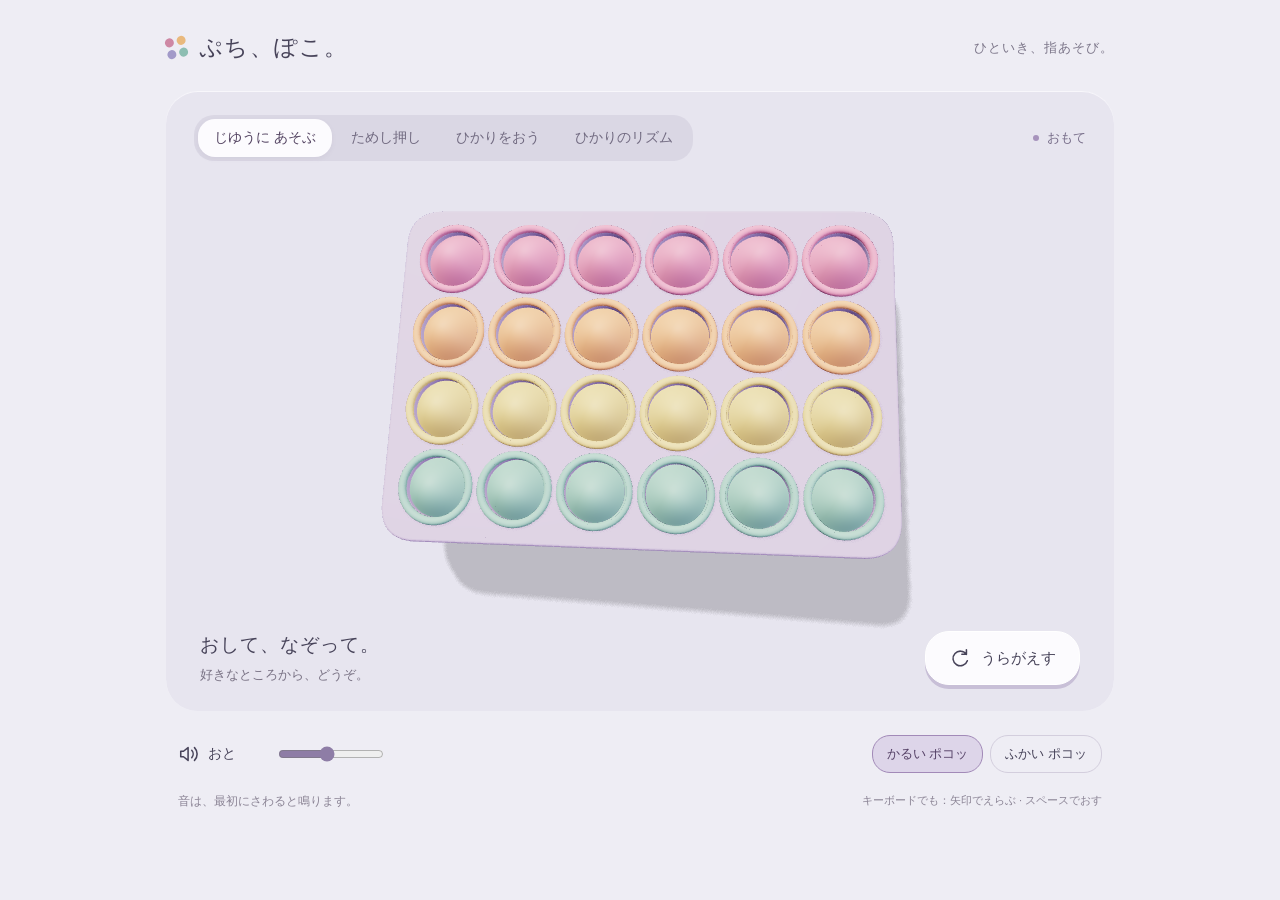
<file: index.html>
<!doctype html>
<html lang="ja">
<head>
  <meta charset="UTF-8">
  <meta name="viewport" content="width=device-width, initial-scale=1">
  <meta name="theme-color" content="#eeedf4">
  <meta name="description" content="押して、なぞって、裏返して。音と立体感を楽しむプッシュポップ。">
  <title>ぷち、ぽこ。 — プッシュポップ</title>
  <link rel="icon" type="image/svg+xml" href="data:image/svg+xml,%3Csvg xmlns='http://www.w3.org/2000/svg' viewBox='0 0 64 64'%3E%3Crect width='64' height='64' rx='18' fill='%23b9acd9'/%3E%3Ccircle cx='32' cy='32' r='21' fill='%23e4a1b3' stroke='%239f6480' stroke-width='3'/%3E%3Cellipse cx='26' cy='23' rx='8' ry='5' fill='%23f6c9d4'/%3E%3C/svg%3E">
  <link rel="stylesheet" href="style.css">
</head>
<body>
  <main class="app">
    <header class="topbar">
      <div class="wordmark"><span class="mark" aria-hidden="true"><i></i><i></i><i></i><i></i></span><h1>ぷち、ぽこ。</h1></div>
      <span class="top-note">ひといき、指あそび。</span>
    </header>
    <section class="play-area" aria-label="プッシュポップ">
      <div class="play-top">
        <div class="mode-switch" role="group" aria-label="あそびかた">
          <button class="is-selected" data-mode="full" aria-pressed="true">じゆうに あそぶ</button>
          <button data-mode="sample" aria-pressed="false">ためし押し</button>
          <button data-mode="chase" aria-pressed="false">ひかりをおう</button>
          <button data-mode="rhythm" aria-pressed="false">ひかりのリズム</button>
        </div>
        <span class="face-label" id="face-label">おもて</span>
      </div>
      <div class="stage" id="stage">
        <canvas id="toy" role="img" aria-label="立体のプッシュポップ。下の操作領域でもキーボードで押せます。"></canvas>
        <div id="keys" class="key-grid" role="group" aria-label="突起のキーボード操作"></div>
        <div class="loading" id="loading">おもちゃを じゅんびしています</div>
        <div class="error-panel" id="error-panel" hidden><p>おもちゃを表示できませんでした。</p><p>ブラウザの設定でグラフィック描画を有効にして、もう一度開いてください。</p><button onclick="location.reload()">もういちど</button></div>
      </div>
      <div class="play-bottom">
        <div class="instruction"><p id="hint">おして、なぞって。</p><span id="status" aria-live="polite">好きなところから、どうぞ。</span></div>
        <button class="flip-button" id="flip" disabled><svg viewBox="0 0 24 24" aria-hidden="true"><path d="M19 8a8 8 0 1 0 1 7M19 3v5h-5"/></svg>うらがえす</button>
      </div>
    </section>
    <section class="sound-bar" aria-label="音の設定">
      <div class="sound-group">
        <button id="mute" class="sound-toggle" aria-pressed="false" aria-label="音を消す"><svg viewBox="0 0 24 24" aria-hidden="true"><path d="M11 5 6 9H3v6h3l5 4ZM15 8a6 6 0 0 1 0 8M18 5a10 10 0 0 1 0 14"/></svg><span id="mute-label">おと</span></button>
        <input id="volume" type="range" min="0" max="100" value="45" aria-label="音量">
      </div>
      <div class="tone-switch" role="group" aria-label="音色">
        <button data-tone="soft" class="is-selected" aria-pressed="true">かるい ポコッ</button>
        <button data-tone="deep" aria-pressed="false">ふかい ポコッ</button>
      </div>
    </section>
    <footer><span id="audio-note">音は、最初にさわると鳴ります。</span><span class="keyboard-help">キーボードでも：矢印でえらぶ · スペースでおす</span></footer>
  </main>
  <script type="module" src="app.js?v=rhythm"></script>
</body>
</html>
</file>
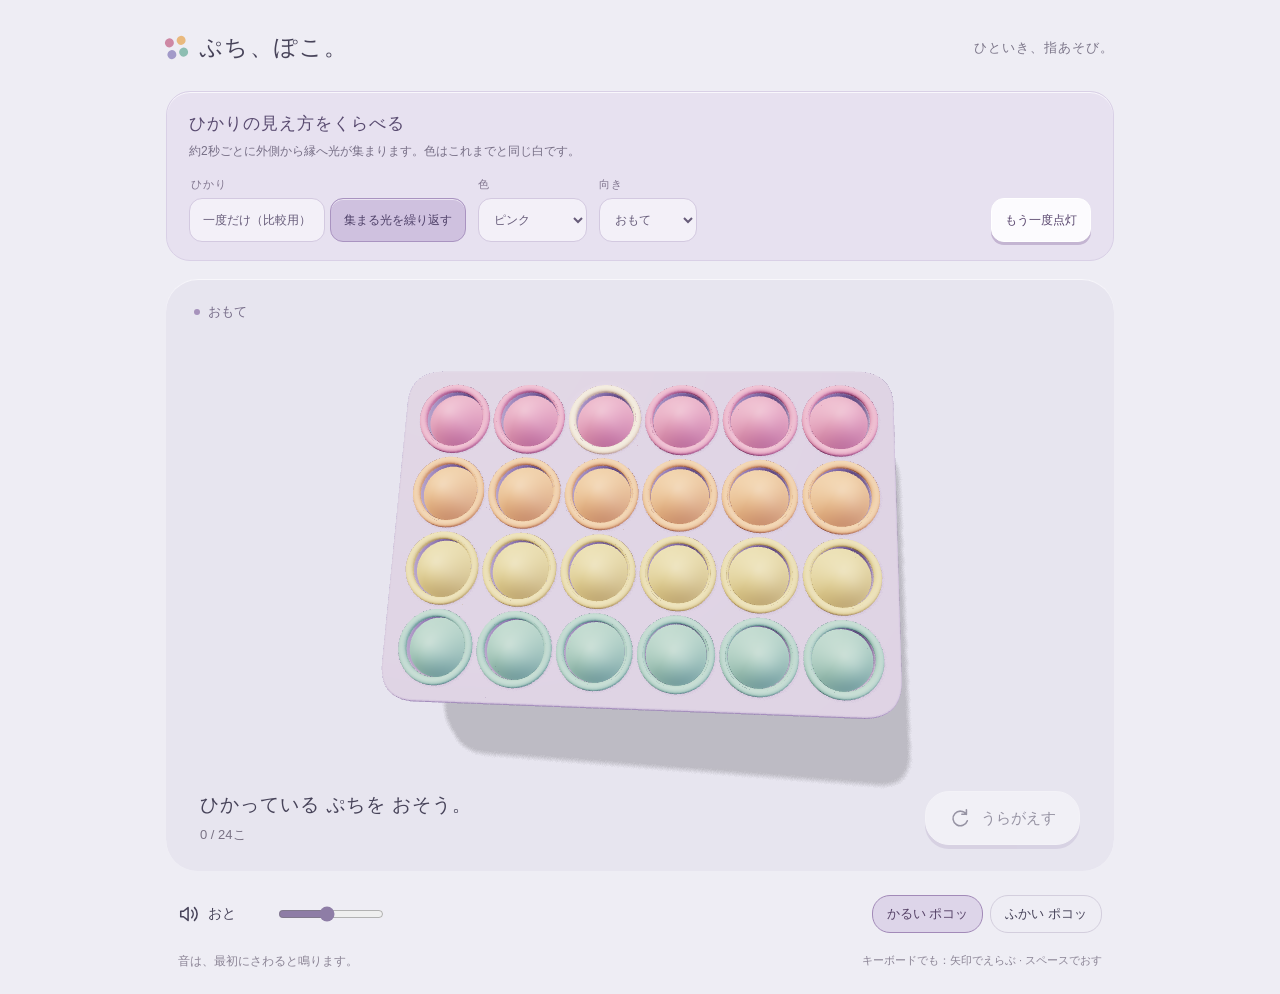
<file: compare/index.html>
<!doctype html>
<html lang="ja">
<head>
  <meta charset="UTF-8">
  <meta name="viewport" content="width=device-width, initial-scale=1">
  <meta name="theme-color" content="#eeedf4">
  <meta name="description" content="押して、なぞって、裏返して。音と立体感を楽しむプッシュポップ。">
  <title>ぷち、ぽこ。 — プッシュポップ</title>
  <link rel="icon" type="image/svg+xml" href="data:image/svg+xml,%3Csvg xmlns='http://www.w3.org/2000/svg' viewBox='0 0 64 64'%3E%3Crect width='64' height='64' rx='18' fill='%23b9acd9'/%3E%3Ccircle cx='32' cy='32' r='21' fill='%23e4a1b3' stroke='%239f6480' stroke-width='3'/%3E%3Cellipse cx='26' cy='23' rx='8' ry='5' fill='%23f6c9d4'/%3E%3C/svg%3E">
  <link rel="stylesheet" href="../style.css">
<link rel="stylesheet" href="controls.css?v=gather-repeat">
</head>
<body>
  <main class="app">
    <header class="topbar">
      <div class="wordmark"><span class="mark" aria-hidden="true"><i></i><i></i><i></i><i></i></span><h1>ぷち、ぽこ。</h1></div>
      <span class="top-note">ひといき、指あそび。</span>
    </header>
    <section class="play-area" aria-label="プッシュポップ">
      <div class="play-top">
        <div class="mode-switch" role="group" aria-label="あそびかた">
          <button class="is-selected" data-mode="full" aria-pressed="true">じゆうに あそぶ</button>
          <button data-mode="sample" aria-pressed="false">ためし押し</button>
          <button data-mode="chase" aria-pressed="false">ひかりをおう</button>
        </div>
        <span class="face-label" id="face-label">おもて</span>
      </div>
      <div class="stage" id="stage">
        <canvas id="toy" role="img" aria-label="立体のプッシュポップ。下の操作領域でもキーボードで押せます。"></canvas>
        <div id="keys" class="key-grid" role="group" aria-label="突起のキーボード操作"></div>
        <div class="loading" id="loading">おもちゃを じゅんびしています</div>
        <div class="error-panel" id="error-panel" hidden><p>おもちゃを表示できませんでした。</p><p>ブラウザの設定でグラフィック描画を有効にして、もう一度開いてください。</p><button onclick="location.reload()">もういちど</button></div>
      </div>
      <div class="play-bottom">
        <div class="instruction"><p id="hint">おして、なぞって。</p><span id="status" aria-live="polite">好きなところから、どうぞ。</span></div>
        <button class="flip-button" id="flip" disabled><svg viewBox="0 0 24 24" aria-hidden="true"><path d="M19 8a8 8 0 1 0 1 7M19 3v5h-5"/></svg>うらがえす</button>
      </div>
    </section>
    <section class="sound-bar" aria-label="音の設定">
      <div class="sound-group">
        <button id="mute" class="sound-toggle" aria-pressed="false" aria-label="音を消す"><svg viewBox="0 0 24 24" aria-hidden="true"><path d="M11 5 6 9H3v6h3l5 4ZM15 8a6 6 0 0 1 0 8M18 5a10 10 0 0 1 0 14"/></svg><span id="mute-label">おと</span></button>
        <input id="volume" type="range" min="0" max="100" value="45" aria-label="音量">
      </div>
      <div class="tone-switch" role="group" aria-label="音色">
        <button data-tone="soft" class="is-selected" aria-pressed="true">かるい ポコッ</button>
        <button data-tone="deep" aria-pressed="false">ふかい ポコッ</button>
      </div>
    </section>
    <footer><span id="audio-note">音は、最初にさわると鳴ります。</span><span class="keyboard-help">キーボードでも：矢印でえらぶ · スペースでおす</span></footer>
  </main>
  <script type="module" src="app.js?v=gather-repeat"></script>
<script type="module" src="controls.js?v=gather-repeat"></script>
</body>
</html>
</file>
<file: style.css>
:root{font-family:ui-rounded,"Hiragino Maru Gothic ProN","Hiragino Kaku Gothic ProN",Meiryo,sans-serif;color:#474359;background:#eeedf4;font-synthesis:none;--ink:#474359;--purple:#766196;--line:#d9d6e4}
*{box-sizing:border-box}body{margin:0}button,input{-webkit-tap-highlight-color:transparent}button{font:inherit;color:inherit;cursor:pointer;border:0}button:disabled{cursor:wait;opacity:.5}button:focus-visible,input:focus-visible{outline:3px solid #8063aa;outline-offset:5px}button{touch-action:manipulation}button svg{width:22px;height:22px;fill:none;stroke:currentColor;stroke-width:1.7;stroke-linecap:round;stroke-linejoin:round}[hidden]{display:none!important}
.app{width:min(1040px,100%);margin:0 auto;padding:32px 46px 22px}.topbar{display:flex;align-items:center;justify-content:space-between;margin-bottom:28px}.wordmark{display:flex;align-items:center;gap:12px}h1{font-size:23px;letter-spacing:.055em;font-weight:750;margin:0}.mark{display:grid;grid-template-columns:repeat(2,9px);gap:3px;transform:rotate(-12deg)}.mark i{height:9px;border-radius:50%;background:#ce88a4}.mark i:nth-child(2){background:#e9b97d}.mark i:nth-child(3){background:#a29ac9}.mark i:nth-child(4){background:#8dbeb2}.top-note{font-size:13px;color:#7d778a;letter-spacing:.08em}.play-area{position:relative;background:#e7e5ef;border-radius:32px;box-shadow:inset 0 1px 0 #f8f7fb;overflow:hidden}.play-top{position:relative;z-index:2;padding:24px 28px 0;display:flex;align-items:center;justify-content:space-between}.mode-switch{display:flex;gap:3px;background:#dad7e4;border-radius:20px;padding:4px}.mode-switch button{padding:10px 16px;border-radius:17px;font-size:14px;background:transparent;color:#716a80}.mode-switch .is-selected{background:#fcfbfe;color:#554563;box-shadow:0 2px 5px #71628612}.face-label{font-size:13px;color:#776d89;display:flex;align-items:center;gap:8px}.face-label:before{content:"";width:6px;height:6px;border-radius:50%;background:#a793bc}.stage{position:relative;height:470px;width:100%;isolation:isolate}.stage canvas{display:block;width:100%;height:100%;touch-action:none;outline:none;cursor:pointer}.loading{position:absolute;inset:0;display:grid;place-items:center;font-size:15px;pointer-events:none}.error-panel{position:absolute;inset:8%;padding:24px;background:#f9f8fc;border-radius:20px;text-align:center;display:flex;flex-direction:column;justify-content:center}.error-panel p{font-size:15px;line-height:1.8}.error-panel button{padding:12px;border-radius:10px;background:#dfd5ee}.key-grid{position:absolute;inset:0;pointer-events:none}.bubble-key{position:absolute;width:42px;height:42px;transform:translate(-50%,-50%);border-radius:50%;pointer-events:none;background:transparent;opacity:0}.bubble-key:focus-visible{opacity:1;outline:3px solid #4b395f;outline-offset:4px;background:#ffffff18}.play-bottom{padding:0 34px 26px;display:flex;align-items:center;justify-content:space-between;gap:16px}.instruction p{font-size:19px;font-weight:700;letter-spacing:.05em;margin:0 0 7px}.instruction span{font-size:13px;color:#797284}.flip-button{display:flex;align-items:center;gap:10px;background:#fcfbfe;border:1px solid #fff;border-radius:24px;padding:15px 23px;font-size:15px;box-shadow:0 4px 0 #c8bfd7;white-space:nowrap;transition:background .15s}.flip-button:active{box-shadow:0 1px 0 #c8bfd7;transform:translateY(3px)}.sound-bar{padding:24px 12px 18px;display:flex;justify-content:space-between;align-items:center;gap:24px}.sound-group{display:flex;gap:18px;align-items:center}.sound-toggle{display:flex;gap:8px;align-items:center;background:transparent;font-size:14px;padding:8px 0;min-width:80px}.sound-toggle[aria-pressed=true]{color:#8d526f}.sound-toggle[aria-pressed=true] svg{stroke-dasharray:3 2}input[type=range]{accent-color:#8e7da6;width:106px;cursor:pointer}.tone-switch{display:flex;gap:7px}.tone-switch button{font-size:13px;background:transparent;border:1px solid #d3cedd;border-radius:18px;padding:9px 14px}.tone-switch button.is-selected{background:#ddd5e9;border-color:#a28ab8;color:#564267}footer{display:flex;justify-content:space-between;gap:16px;color:#8b8495;font-size:12px;padding:0 12px;line-height:1.7}.keyboard-help{font-size:11px}
@media(hover:hover) and (pointer:fine){.flip-button:hover{background:#f3edf9}.mode-switch button:not(.is-selected):hover,.tone-switch button:not(.is-selected):hover{background:#e4ddea}}
@media(min-height:950px) and (min-width:700px){.app{padding-top:60px}.stage{height:540px}}
@media(max-width:650px){.app{padding:22px 14px 24px}.topbar{margin-bottom:23px;padding:0 7px}h1{font-size:20px}.top-note{font-size:11px;letter-spacing:0}.play-area{border-radius:26px}.play-top{padding:18px 14px 0}.mode-switch button{padding:9px 10px;font-size:12px}.face-label{font-size:11px;gap:5px}.stage{height:355px}.play-bottom{padding:0 20px 24px;gap:8px}.instruction p{font-size:16px}.instruction span{font-size:11px}.flip-button{font-size:13px;padding:13px 15px;gap:7px}.flip-button svg{width:19px;height:19px}.sound-bar{flex-direction:column;gap:13px;padding:21px 8px 16px}.sound-group{width:100%;justify-content:center;gap:28px}input[type=range]{width:146px}.tone-switch button{font-size:13px;padding:10px 20px}footer{justify-content:center;text-align:center;font-size:11px}.keyboard-help{display:none}}
@media(max-width:360px){.app{padding-inline:10px}.top-note{display:none}.play-top{padding-inline:10px}.mode-switch button{font-size:11px;padding-inline:8px}.stage{height:290px}.play-bottom{padding-inline:14px}.instruction p{font-size:14px}.instruction span{font-size:10px}.flip-button{font-size:12px;padding:12px}.tone-switch button{padding-inline:16px}}
@media(prefers-reduced-motion:reduce){*{scroll-behavior:auto!important;transition:none!important}}
.mode-switch{flex-wrap:wrap}.mode-switch button{white-space:nowrap}
.face-label{white-space:nowrap;flex-shrink:0}.play-top{gap:12px}.flip-button:disabled{cursor:default}
.sr-only{position:absolute;width:1px;height:1px;padding:0;margin:-1px;overflow:hidden;clip-path:inset(50%);white-space:nowrap;border:0}
@media(max-width:650px){.play-top{flex-wrap:wrap;gap:10px}.mode-switch{width:100%;justify-content:center}.face-label{margin-left:auto}}
@media(max-width:360px){.is-chase .play-bottom{flex-direction:column;align-items:stretch;gap:15px}.is-chase .flip-button{align-self:flex-end}.is-chase .instruction span{font-size:12px}}
</file>
<file: compare/controls.css>
.compare-panel {
  margin: 0 0 18px;
  padding: 20px 22px 18px;
  color: #514966;
  background: #e7e1f0;
  border: 1px solid #d9d0e6;
  border-radius: 24px;
  box-shadow: inset 0 1px 0 #f9f7fc;
}

.compare-panel__heading h2 {
  margin: 0;
  color: #594b70;
  font-size: 17px;
  letter-spacing: .06em;
}

.compare-panel__heading p {
  margin: 7px 0 16px;
  color: #776f86;
  font-size: 12px;
  line-height: 1.6;
}

.compare-panel__controls {
  display: flex;
  align-items: flex-end;
  gap: 12px;
  flex-wrap: wrap;
}

.compare-panel__group {
  min-width: 0;
  margin: 0;
  padding: 0;
  border: 0;
}

.compare-panel__group legend {
  margin-bottom: 6px;
  color: #81768f;
  font-size: 11px;
  letter-spacing: .08em;
}

.compare-panel__select {
  display: flex;
  flex-direction: column;
  gap: 6px;
  color: #81768f;
  font-size: 11px;
  letter-spacing: .08em;
}

.compare-panel__select select {
  min-height: 44px;
  min-width: 98px;
  padding: 8px 28px 8px 11px;
  color: #665b79;
  font: inherit;
  font-size: 12px;
  background: #f3f0f8;
  border: 1px solid #d3c9e0;
  border-radius: 13px;
}

.compare-panel__variant-list,
.compare-panel__row-list,
.compare-panel__side-list {
  display: flex;
  gap: 5px;
  flex-wrap: wrap;
}

.compare-panel__variant-list button {
  flex: 1 1 auto;
}

.compare-panel button {
  min-height: 44px;
  padding: 9px 13px;
  color: #665b79;
  font: inherit;
  font-size: 12px;
  line-height: 1.25;
  white-space: nowrap;
  background: #f3f0f8;
  border: 1px solid #d3c9e0;
  border-radius: 13px;
  cursor: pointer;
  touch-action: manipulation;
  -webkit-tap-highlight-color: transparent;
}

.compare-panel button[aria-pressed="true"] {
  color: #4f4169;
  background: #cfc1df;
  border-color: #a993c0;
  box-shadow: inset 0 1px 0 #ebe4f2;
}

.compare-panel__replay {
  margin-left: auto;
  color: #58456d !important;
  background: #fcfbfe !important;
  border-color: #fff !important;
  box-shadow: 0 3px 0 #c4b5d2;
}

.compare-panel__replay:active {
  transform: translateY(2px);
  box-shadow: 0 1px 0 #c4b5d2;
}

.compare-panel__replay-short {
  display: none;
}

.compare-panel button:focus-visible {
  outline: 3px solid #8063aa;
  outline-offset: 3px;
}

/* The comparison page always runs the light-following game mode. */
.compare-panel ~ .play-area .mode-switch {
  display: none;
}

@media (hover: hover) and (pointer: fine) {
  .compare-panel button:not([aria-pressed="true"]):hover {
    background: #e9e2f1;
    border-color: #b9a9cd;
  }
}

@media (max-width: 650px) {
  .app:has(.compare-panel) > .topbar {
    display: none;
  }

  .compare-panel {
    margin-bottom: 10px;
    padding: 13px 12px 12px;
    border-radius: 20px;
  }

  .compare-panel__heading h2 {
    font-size: 15px;
  }

  .compare-panel__heading p {
    margin: 4px 0 10px;
    font-size: 11px;
  }

  .compare-panel__controls {
    display: grid;
    grid-template-columns: 1fr .9fr .9fr;
    align-items: start;
    gap: 13px 10px;
  }

  .compare-panel__variants {
    grid-column: 1 / -1;
  }

  .compare-panel__variant-list {
    display: grid;
    grid-template-columns: repeat(2, minmax(0, 1fr));
    gap: 5px;
  }

  .compare-panel__variant-list button {
    width: 100%;
    padding-inline: 5px;
  }

  .compare-panel__select select,
  .compare-panel__replay {
    min-height: 44px;
  }

  .compare-panel__select { min-width: 0; }
  .compare-panel__select select {
    width: 100%; min-width: 0; padding: 8px 2px 8px 5px;
    letter-spacing: 0;
  }

  .compare-panel__replay {
    margin: 18px 0 0;
  }

  .compare-panel__replay-long {
    display: none;
  }

  .compare-panel__replay-short {
    display: inline;
  }
}

@media (max-width: 360px) {
  .compare-panel__variant-list,
  .compare-panel__row-list,
  .compare-panel__side-list {
    gap: 4px;
  }

  .compare-panel button {
    padding-inline: 9px;
    font-size: 11px;
  }
}
</file>
